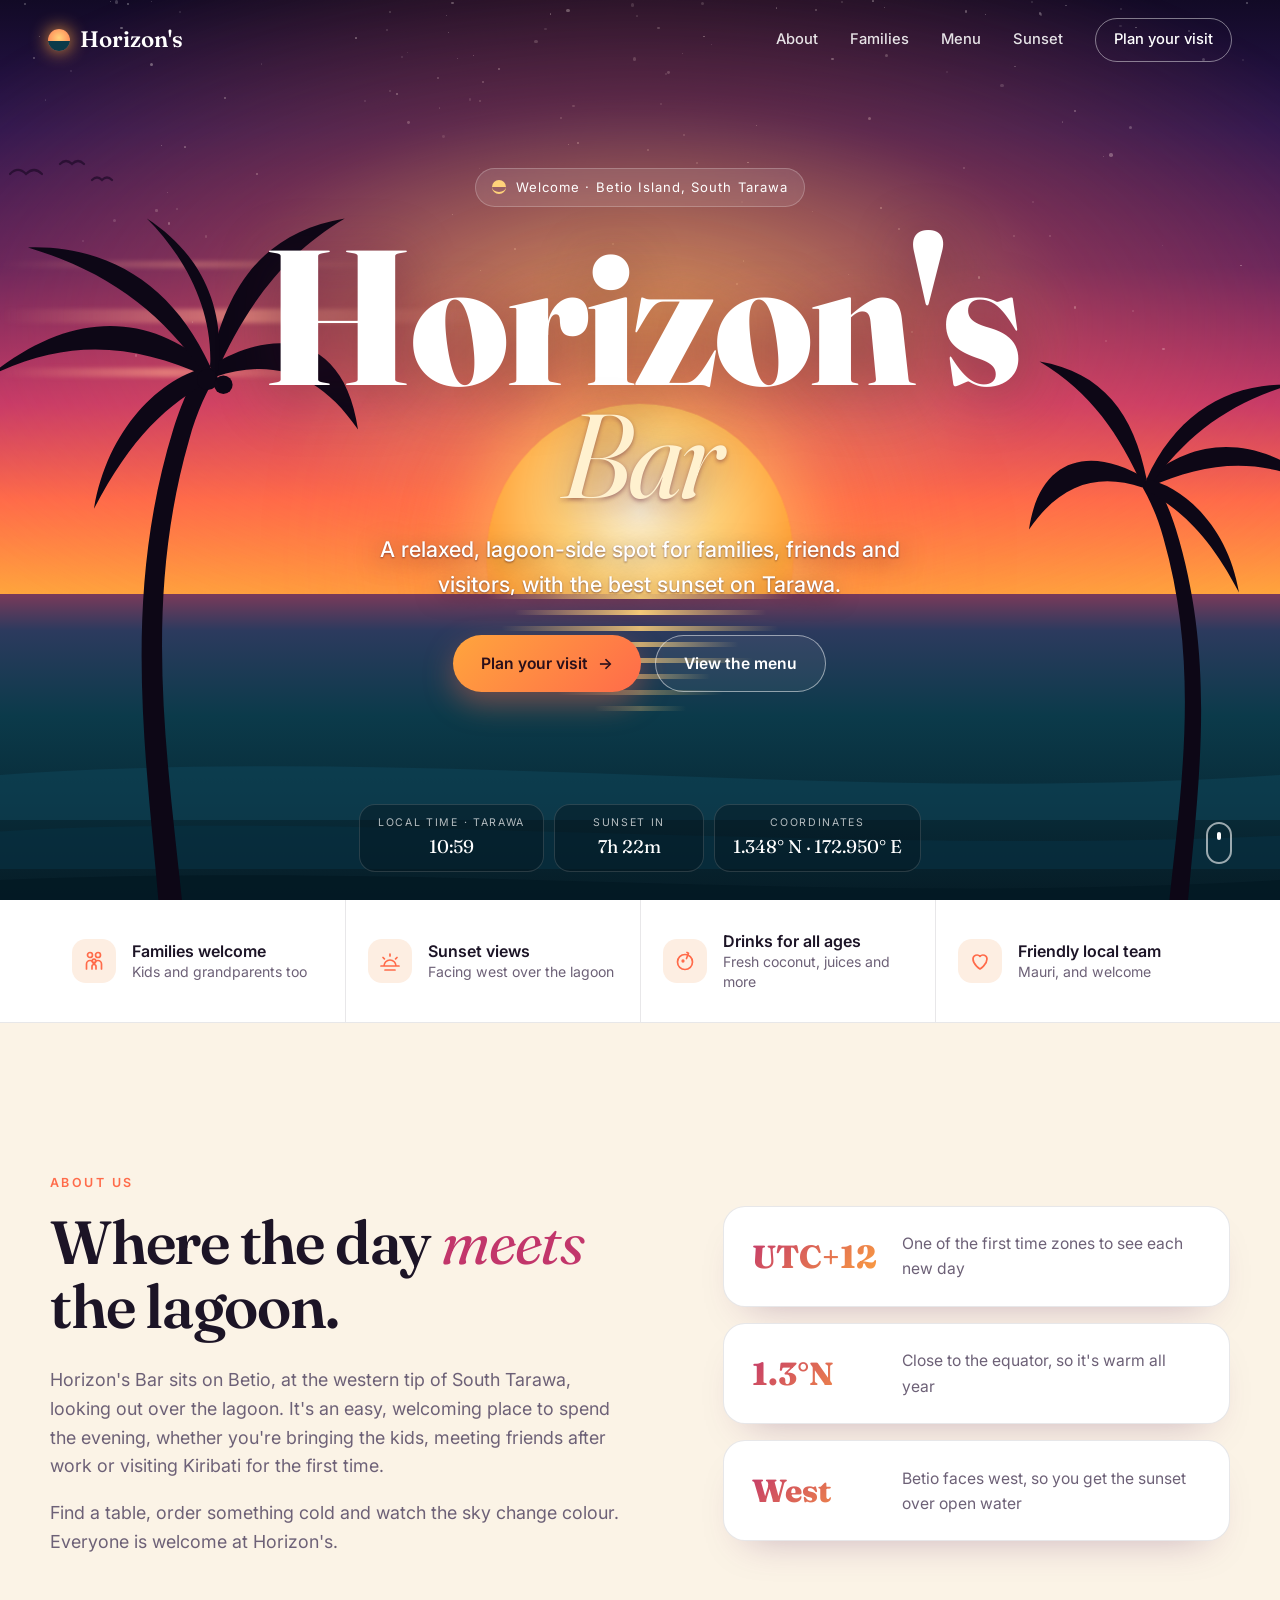
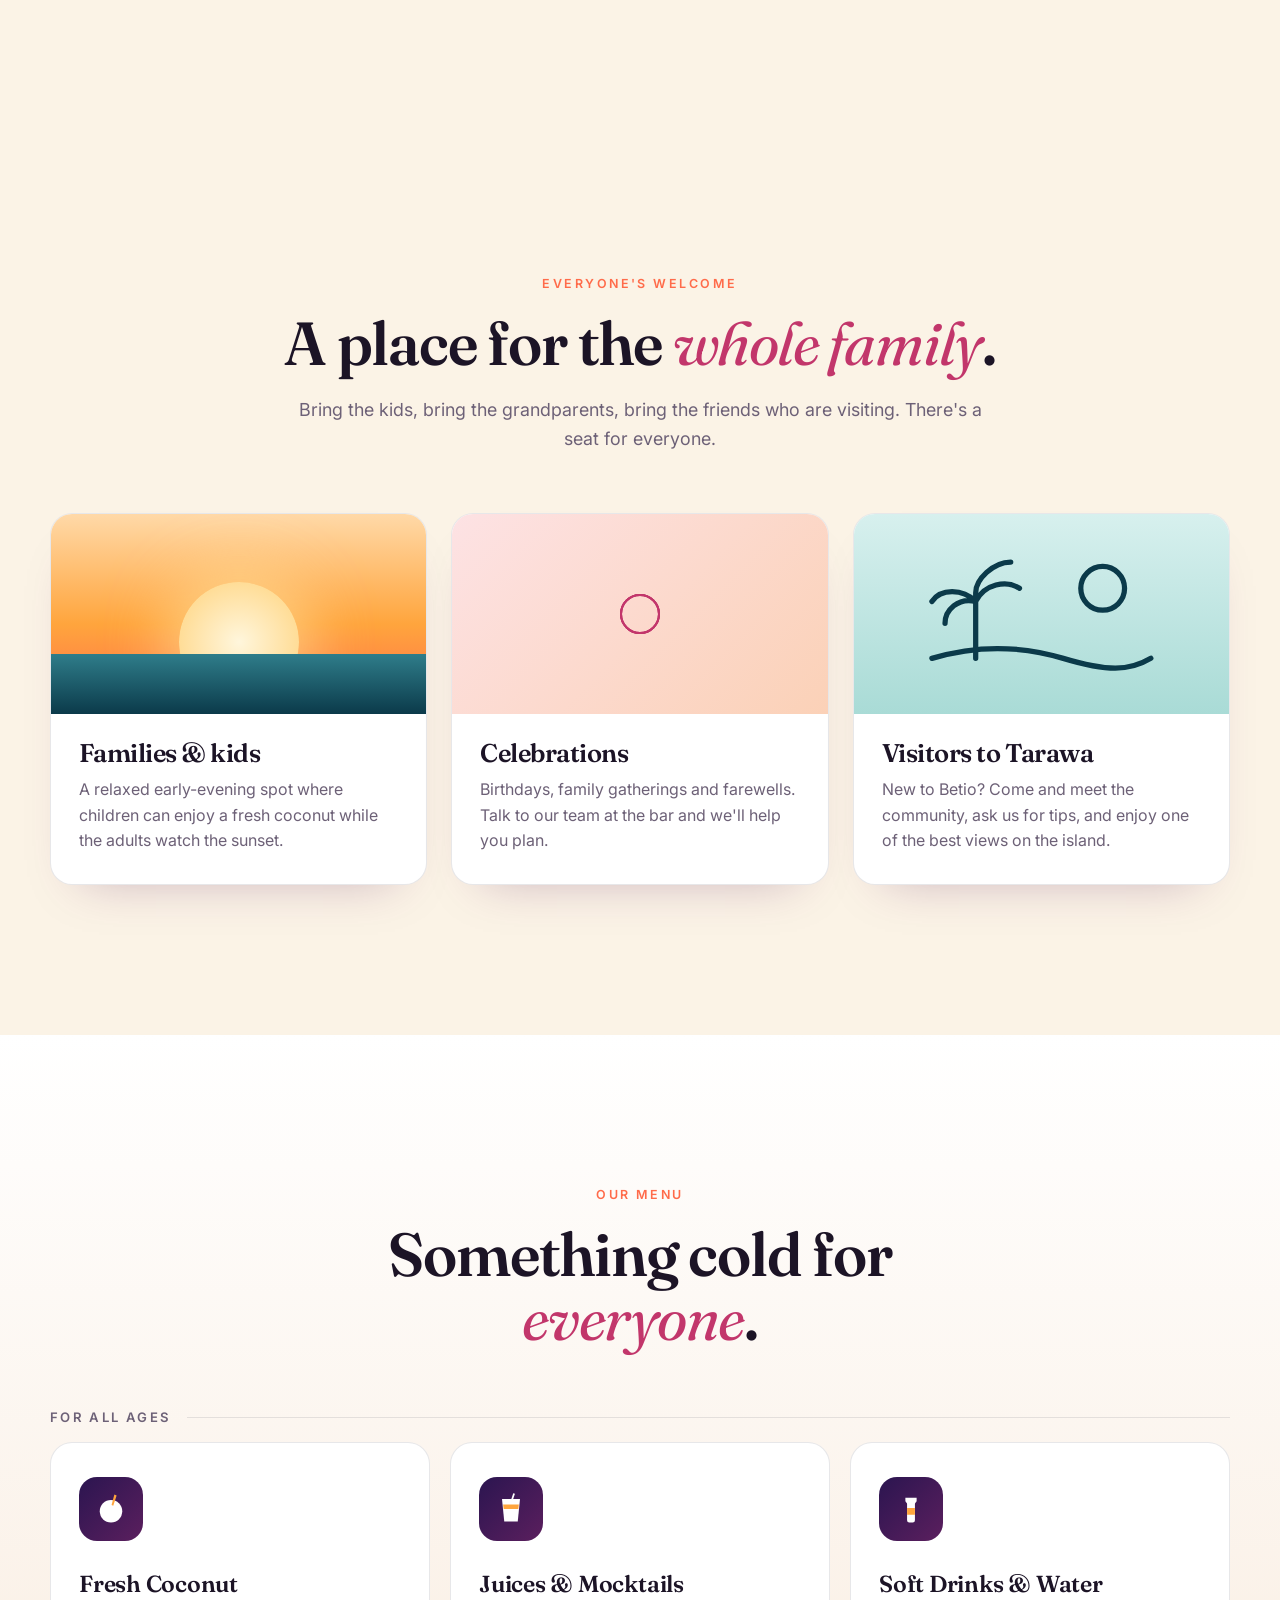
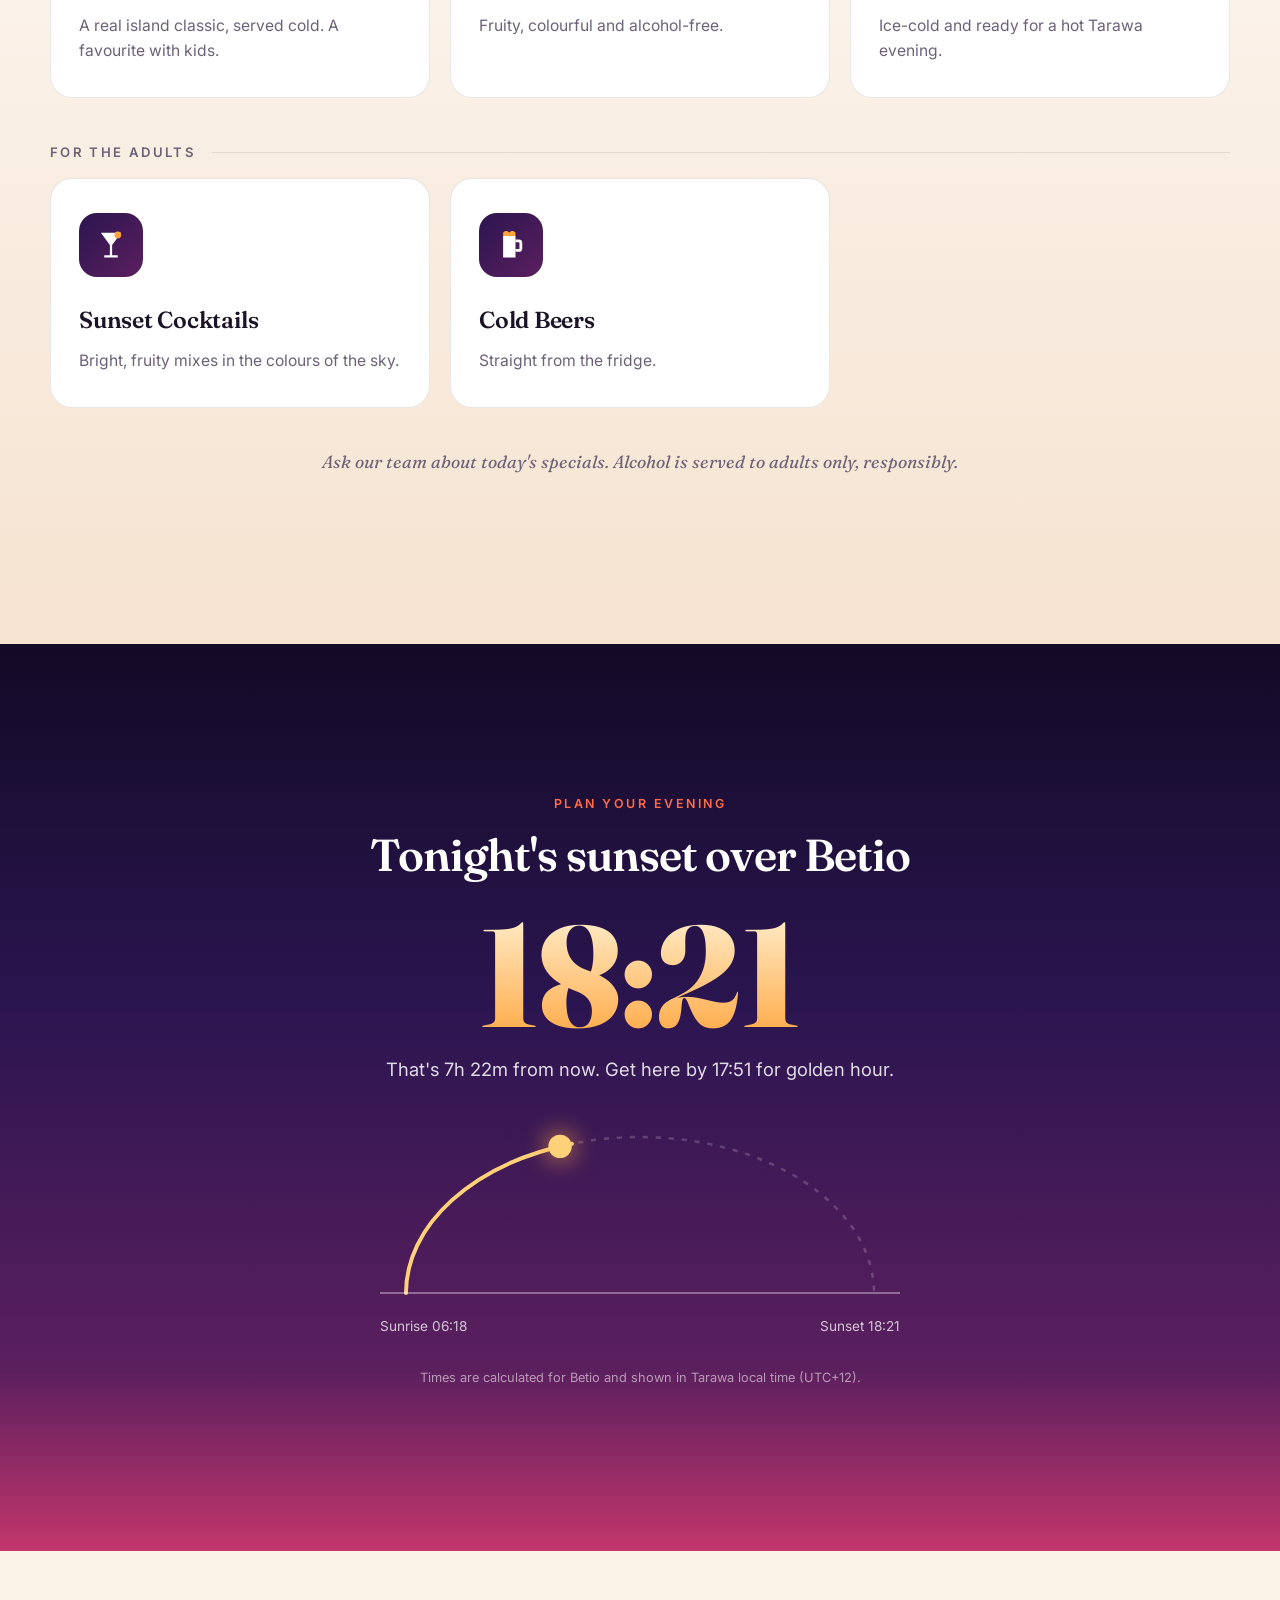
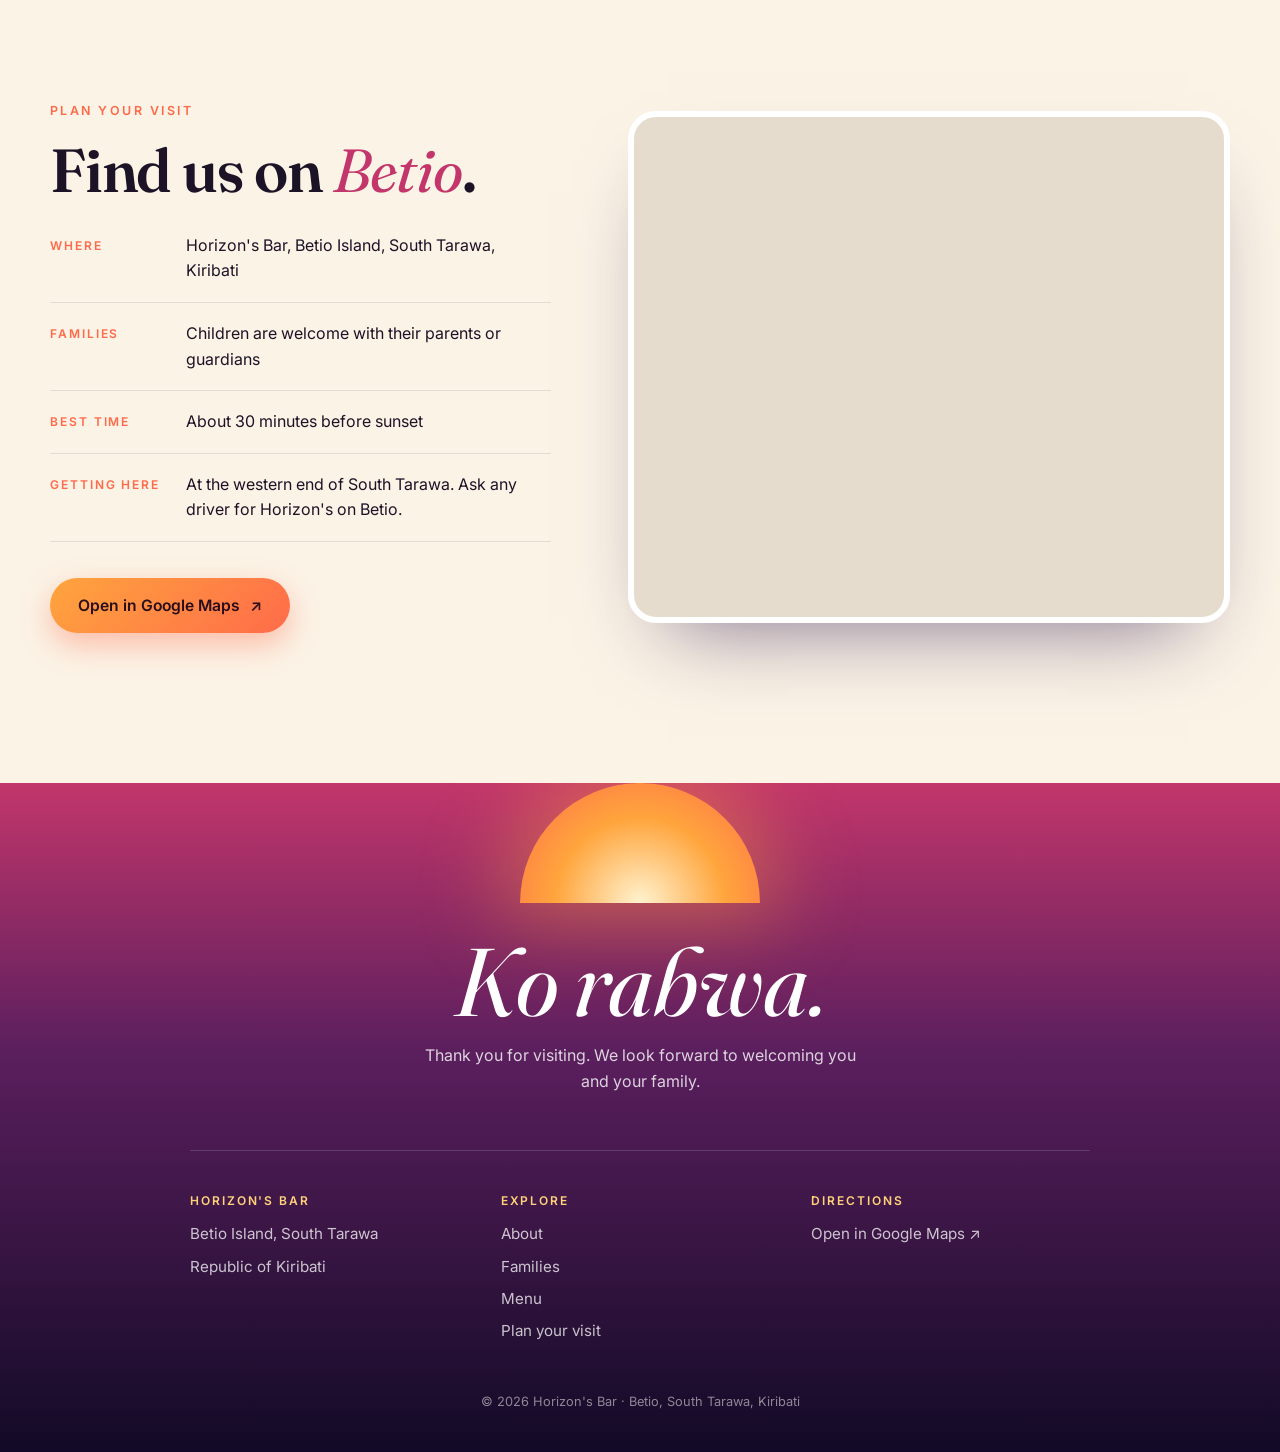
<file: index.html>
<!doctype html>
<html lang="en">
<head>
  <meta charset="utf-8" />
  <meta name="viewport" content="width=device-width, initial-scale=1" />
  <title>Horizon's Bar · Betio, South Tarawa</title>
  <meta name="description" content="Horizon's Bar on Betio Island, South Tarawa, Kiribati. A friendly lagoon-side spot for families, friends and visitors, with the best sunset on Tarawa." />
  <meta name="theme-color" content="#1a1033" />
  <meta property="og:title" content="Horizon's Bar · Betio, South Tarawa" />
  <meta property="og:description" content="A friendly lagoon-side spot for families, friends and visitors, with the best sunset on Tarawa." />
  <meta property="og:type" content="website" />
  <link rel="icon" href="data:image/svg+xml,%3Csvg xmlns='http://www.w3.org/2000/svg' viewBox='0 0 64 64'%3E%3Ccircle cx='32' cy='36' r='18' fill='%23ff8a3d'/%3E%3Crect y='36' width='64' height='28' fill='%230b3a4a'/%3E%3C/svg%3E" />
  <link rel="preconnect" href="https://fonts.googleapis.com" />
  <link rel="preconnect" href="https://fonts.gstatic.com" crossorigin />
  <link href="https://fonts.googleapis.com/css2?family=Fraunces:ital,opsz,wght@0,9..144,400;0,9..144,600;0,9..144,800;1,9..144,400;1,9..144,600&family=Inter:wght@400;500;600&display=swap" rel="stylesheet" />
  <link rel="stylesheet" href="styles.css" />
</head>
<body>
  <!-- ───────── NAV ───────── -->
  <header class="nav" id="nav">
    <a href="#top" class="brand" aria-label="Horizon's Bar home">
      <span class="brand-sun" aria-hidden="true"></span>
      Horizon's
    </a>
    <nav class="nav-links" aria-label="Main">
      <a href="#about">About</a>
      <a href="#welcome">Families</a>
      <a href="#menu">Menu</a>
      <a href="#sunset">Sunset</a>
      <a href="#visit" class="nav-cta">Plan your visit</a>
    </nav>
  </header>

  <main id="top">
    <!-- ───────── HERO ───────── -->
    <section class="hero" id="hero" aria-label="Horizon's Bar">
      <div class="sky" aria-hidden="true">
        <div class="stars" id="stars"></div>
        <div class="glow"></div>
        <div class="clouds">
          <span class="cloud c1"></span><span class="cloud c2"></span><span class="cloud c3"></span>
        </div>
        <div class="sun" id="sun"></div>
        <div class="birds">
          <svg viewBox="0 0 120 40"><path d="M10 20 q8 -8 16 0 q8 -8 16 0" /><path d="M60 10 q6 -6 12 0 q6 -6 12 0" /><path d="M92 26 q5 -5 10 0 q5 -5 10 0" /></svg>
        </div>
      </div>

      <div class="sea" aria-hidden="true">
        <div class="reflection" id="reflection">
          <span></span><span></span><span></span><span></span><span></span><span></span><span></span><span></span>
        </div>
        <svg class="wave w1" viewBox="0 0 1440 120" preserveAspectRatio="none"><path d="M0 60 C 240 20 480 100 720 60 S 1200 20 1440 60 V120 H0Z" /></svg>
        <svg class="wave w2" viewBox="0 0 1440 120" preserveAspectRatio="none"><path d="M0 70 C 200 40 520 110 760 70 S 1240 40 1440 70 V120 H0Z" /></svg>
        <svg class="wave w3" viewBox="0 0 1440 120" preserveAspectRatio="none"><path d="M0 80 C 260 55 460 115 720 80 S 1180 50 1440 80 V120 H0Z" /></svg>
      </div>

      <!-- Palm silhouettes -->
      <svg class="palm palm-left" viewBox="0 0 300 600" aria-hidden="true">
        <path class="trunk" d="M150 600 C 140 480 120 360 160 230 C 168 205 176 190 182 180 L 194 186 C 186 200 178 216 172 238 C 136 364 156 480 168 600 Z" />
        <g class="fronds">
          <path d="M188 182 C 140 140 80 140 20 190 C 80 160 130 165 186 190 Z" />
          <path d="M188 182 C 160 120 110 90 50 92 C 110 110 150 140 184 188 Z" />
          <path d="M188 182 C 200 120 230 80 290 70 C 240 100 214 140 192 188 Z" />
          <path d="M188 182 C 240 150 290 160 300 230 C 270 186 234 176 192 190 Z" />
          <path d="M188 182 C 190 140 170 100 140 70 C 180 96 200 136 194 186 Z" />
          <path d="M188 182 C 150 190 110 230 100 290 C 128 236 156 210 190 192 Z" />
        </g>
        <circle cx="186" cy="192" r="8" /><circle cx="198" cy="196" r="7" />
      </svg>
      <svg class="palm palm-right" viewBox="0 0 300 600" aria-hidden="true">
        <path class="trunk" d="M150 600 C 140 480 120 360 160 230 C 168 205 176 190 182 180 L 194 186 C 186 200 178 216 172 238 C 136 364 156 480 168 600 Z" />
        <g class="fronds">
          <path d="M188 182 C 140 140 80 140 20 190 C 80 160 130 165 186 190 Z" />
          <path d="M188 182 C 160 120 110 90 50 92 C 110 110 150 140 184 188 Z" />
          <path d="M188 182 C 200 120 230 80 290 70 C 240 100 214 140 192 188 Z" />
          <path d="M188 182 C 240 150 290 160 300 230 C 270 186 234 176 192 190 Z" />
          <path d="M188 182 C 150 190 110 230 100 290 C 128 236 156 210 190 192 Z" />
        </g>
      </svg>

      <div class="hero-content">
        <p class="eyebrow reveal-up" style="--d:.1s">
          <span class="eyebrow-sun" aria-hidden="true"></span> Welcome · Betio Island, South Tarawa
        </p>
        <h1 class="hero-title">
          <span class="line reveal-up" style="--d:.25s">Horizon's</span>
          <span class="line script reveal-up" style="--d:.45s">Bar</span>
        </h1>
        <p class="hero-tag reveal-up" style="--d:.65s">
          A relaxed, lagoon-side spot for families, friends and visitors, with the best sunset on Tarawa.
        </p>
        <div class="hero-actions reveal-up" style="--d:.85s">
          <a href="#visit" class="btn btn-primary">Plan your visit <span aria-hidden="true">→</span></a>
          <a href="#menu" class="btn btn-ghost">View the menu</a>
        </div>
      </div>

      <div class="hero-badges reveal-up" style="--d:1.05s">
        <div class="badge">
          <span class="badge-label">Local time · Tarawa</span>
          <span class="badge-value" id="localTime">--:--</span>
        </div>
        <div class="badge">
          <span class="badge-label" id="sunsetLabel">Next sunset</span>
          <span class="badge-value" id="sunsetCountdown">--</span>
        </div>
        <div class="badge hide-sm">
          <span class="badge-label">Coordinates</span>
          <span class="badge-value">1.348° N · 172.950° E</span>
        </div>
      </div>

      <a href="#about" class="scroll-cue" aria-label="Scroll to content"><span></span></a>
    </section>

    <!-- ───────── HIGHLIGHTS ───────── -->
    <section class="highlights" aria-label="Highlights">
      <div class="container highlight-row">
        <div class="hl">
          <svg viewBox="0 0 24 24" aria-hidden="true"><circle cx="8" cy="6" r="2.5"/><circle cx="16" cy="6" r="2.5"/><circle cx="12" cy="12" r="1.8"/><path d="M4.5 20v-5a3.5 3.5 0 0 1 7 0M12.5 15a3.5 3.5 0 0 1 7 0v5M10 20v-2.5a2 2 0 0 1 4 0V20"/></svg>
          <span><b>Families welcome</b>Kids and grandparents too</span>
        </div>
        <div class="hl">
          <svg viewBox="0 0 24 24" aria-hidden="true"><path d="M3 17h18M6 17a6 6 0 0 1 12 0M12 5v2M5 8.5l1.4 1.4M19 8.5l-1.4 1.4M7 21h10"/></svg>
          <span><b>Sunset views</b>Facing west over the lagoon</span>
        </div>
        <div class="hl">
          <svg viewBox="0 0 24 24" aria-hidden="true"><circle cx="12" cy="13" r="7.5"/><path d="M14 3.5l1.5.8-2 5.2"/><circle cx="10" cy="12" r=".8"/></svg>
          <span><b>Drinks for all ages</b>Fresh coconut, juices and more</span>
        </div>
        <div class="hl">
          <svg viewBox="0 0 24 24" aria-hidden="true"><path d="M12 20s-7-4.4-7-10a4 4 0 0 1 7-2.6A4 4 0 0 1 19 10c0 5.6-7 10-7 10Z"/></svg>
          <span><b>Friendly local team</b>Mauri, and welcome</span>
        </div>
      </div>
    </section>

    <!-- ───────── ABOUT ───────── -->
    <section class="section about" id="about">
      <div class="container about-grid">
        <div class="about-copy reveal">
          <p class="kicker">About us</p>
          <h2>Where the day <em>meets</em> the lagoon.</h2>
          <p>
            Horizon's Bar sits on Betio, at the western tip of South Tarawa, looking out over the lagoon.
            It's an easy, welcoming place to spend the evening, whether you're bringing the kids,
            meeting friends after work or visiting Kiribati for the first time.
          </p>
          <p>
            Find a table, order something cold and watch the sky change colour. Everyone is welcome at Horizon's.
          </p>
        </div>
        <div class="stat-cards">
          <div class="stat reveal" style="--d:.05s">
            <span class="stat-num">UTC+12</span>
            <span class="stat-text">One of the first time zones to see each new day</span>
          </div>
          <div class="stat reveal" style="--d:.15s">
            <span class="stat-num">1.3°N</span>
            <span class="stat-text">Close to the equator, so it's warm all year</span>
          </div>
          <div class="stat reveal" style="--d:.25s">
            <span class="stat-num">West</span>
            <span class="stat-text">Betio faces west, so you get the sunset over open water</span>
          </div>
        </div>
      </div>
    </section>

    <!-- ───────── WELCOME ───────── -->
    <section class="section welcome" id="welcome">
      <div class="container">
        <div class="section-head reveal">
          <p class="kicker">Everyone's welcome</p>
          <h2>A place for the <em>whole family</em>.</h2>
          <p class="section-lead">Bring the kids, bring the grandparents, bring the friends who are visiting. There's a seat for everyone.</p>
        </div>
        <div class="welcome-grid">
          <article class="wcard reveal" style="--d:.05s">
            <div class="wart art-family" aria-hidden="true"><span class="vs-sun"></span><span class="vs-sea"></span></div>
            <div class="wbody">
              <h3>Families &amp; kids</h3>
              <p>A relaxed early-evening spot where children can enjoy a fresh coconut while the adults watch the sunset.</p>
            </div>
          </article>
          <article class="wcard reveal" style="--d:.15s">
            <div class="wart art-cheers" aria-hidden="true"><span class="ring r1"></span><span class="ring r2"></span><span class="ring r3"></span></div>
            <div class="wbody">
              <h3>Celebrations</h3>
              <p>Birthdays, family gatherings and farewells. Talk to our team at the bar and we'll help you plan.</p>
            </div>
          </article>
          <article class="wcard reveal" style="--d:.25s">
            <div class="wart art-visit" aria-hidden="true">
              <svg viewBox="0 0 120 80"><path d="M10 60c20-6 40-6 60 0s30 6 40 0" /><path d="M30 60V30c0-6 8-14 16-14M30 34c-6-6-16-6-20 0M30 34c4-8 14-10 20-6M30 34c-8-2-14 4-14 10" /><circle cx="88" cy="28" r="10" /></svg>
            </div>
            <div class="wbody">
              <h3>Visitors to Tarawa</h3>
              <p>New to Betio? Come and meet the community, ask us for tips, and enjoy one of the best views on the island.</p>
            </div>
          </article>
        </div>
      </div>
    </section>

    <!-- ───────── MENU ───────── -->
    <section class="section menu" id="menu">
      <div class="container">
        <div class="section-head reveal">
          <p class="kicker">Our menu</p>
          <h2>Something cold for <em>everyone</em>.</h2>
        </div>

        <h3 class="menu-group reveal">For all ages</h3>
        <div class="drink-grid">
          <article class="drink reveal" style="--d:.05s">
            <div class="drink-icon" aria-hidden="true">
              <svg viewBox="0 0 64 64"><circle cx="32" cy="36" r="20"/><path class="accent" d="M38 6l4 2-6 18-3-1Z"/></svg>
            </div>
            <h4>Fresh Coconut</h4>
            <p>A real island classic, served cold. A favourite with kids.</p>
          </article>
          <article class="drink reveal" style="--d:.15s">
            <div class="drink-icon" aria-hidden="true">
              <svg viewBox="0 0 64 64"><path d="M16 14h32l-4 40H20Z"/><path class="accent" d="M18 24h28l-1 8H19Z"/><path d="M36 4l3 1-4 12-3-1Z"/></svg>
            </div>
            <h4>Juices &amp; Mocktails</h4>
            <p>Fruity, colourful and alcohol-free.</p>
          </article>
          <article class="drink reveal" style="--d:.25s">
            <div class="drink-icon" aria-hidden="true">
              <svg viewBox="0 0 64 64"><path d="M22 12h20v6l-3 4v30a4 4 0 0 1-4 4h-6a4 4 0 0 1-4-4V22l-3-4Z"/><path class="accent" d="M25 30h14v12H25Z"/></svg>
            </div>
            <h4>Soft Drinks &amp; Water</h4>
            <p>Ice-cold and ready for a hot Tarawa evening.</p>
          </article>
        </div>

        <h3 class="menu-group reveal">For the adults</h3>
        <div class="drink-grid two">
          <article class="drink reveal" style="--d:.05s">
            <div class="drink-icon" aria-hidden="true">
              <svg viewBox="0 0 64 64"><path d="M14 10h36L34 32v18h10v4H20v-4h10V32Z"/><circle cx="44" cy="14" r="6" class="accent"/></svg>
            </div>
            <h4>Sunset Cocktails</h4>
            <p>Bright, fruity mixes in the colours of the sky.</p>
          </article>
          <article class="drink reveal" style="--d:.15s">
            <div class="drink-icon" aria-hidden="true">
              <svg viewBox="0 0 64 64"><path d="M18 16h22v38H18Z"/><path d="M40 22h6a6 6 0 0 1 6 6v10a6 6 0 0 1-6 6h-6v-5h6a1 1 0 0 0 1-1V28a1 1 0 0 0-1-1h-6Z"/><path class="accent" d="M18 10c3-4 8-4 11 0 3-4 8-4 11 0v6H18Z"/></svg>
            </div>
            <h4>Cold Beers</h4>
            <p>Straight from the fridge.</p>
          </article>
        </div>
        <p class="note reveal">Ask our team about today's specials. Alcohol is served to adults only, responsibly.</p>
      </div>
    </section>

    <!-- ───────── SUNSET WIDGET ───────── -->
    <section class="section sunset" id="sunset">
      <div class="container sunset-inner reveal">
        <p class="kicker">Plan your evening</p>
        <h2>Tonight's sunset over Betio</h2>
        <div class="sunset-time" id="sunsetBig">--:--</div>
        <p class="sunset-sub" id="sunsetSub">Calculating…</p>
        <div class="sun-arc" aria-hidden="true">
          <svg viewBox="0 0 400 140">
            <path d="M20 130 A 180 120 0 0 1 380 130" class="arc-track" />
            <path d="M20 130 A 180 120 0 0 1 380 130" class="arc-fill" id="arcFill" />
            <circle r="9" class="arc-sun" id="arcSun" cx="20" cy="130" />
            <line x1="0" y1="130" x2="400" y2="130" class="arc-horizon" />
          </svg>
          <div class="arc-labels"><span id="sunriseLbl">Sunrise --:--</span><span id="sunsetLbl">Sunset --:--</span></div>
        </div>
        <p class="sunset-fine">Times are calculated for Betio and shown in Tarawa local time (UTC+12).</p>
      </div>
    </section>

    <!-- ───────── VISIT ───────── -->
    <section class="section visit" id="visit">
      <div class="container visit-grid">
        <div class="visit-copy reveal">
          <p class="kicker">Plan your visit</p>
          <h2>Find us on <em>Betio</em>.</h2>
          <ul class="visit-list">
            <li>
              <span class="vl-label">Where</span>
              <span>Horizon's Bar, Betio Island, South Tarawa, Kiribati</span>
            </li>
            <li>
              <span class="vl-label">Families</span>
              <span>Children are welcome with their parents or guardians</span>
            </li>
            <li>
              <span class="vl-label">Best time</span>
              <span>About 30 minutes before sunset</span>
            </li>
            <li>
              <span class="vl-label">Getting here</span>
              <span>At the western end of South Tarawa. Ask any driver for Horizon's on Betio.</span>
            </li>
          </ul>
          <a class="btn btn-primary" target="_blank" rel="noopener"
             href="https://www.google.com/maps/place/Horizon's+Bar,+Betio+Island,+South+Tarawa,+Kiribati/@1.3481365,172.9500475,18z">
            Open in Google Maps <span aria-hidden="true">↗</span>
          </a>
        </div>
        <div class="map-wrap reveal" style="--d:.15s">
          <iframe
            title="Map showing Horizon's Bar on Betio Island"
            src="https://www.google.com/maps?q=1.3481365,172.9500475&z=17&output=embed"
            loading="lazy" referrerpolicy="no-referrer-when-downgrade" allowfullscreen></iframe>
        </div>
      </div>
    </section>
  </main>

  <!-- ───────── FOOTER ───────── -->
  <footer class="footer">
    <div class="footer-sun" aria-hidden="true"></div>
    <p class="footer-big">Ko rabwa.</p>
    <p class="footer-sub">Thank you for visiting. We look forward to welcoming you and your family.</p>
    <div class="footer-cols">
      <div>
        <span class="fc-title">Horizon's Bar</span>
        <span>Betio Island, South Tarawa</span>
        <span>Republic of Kiribati</span>
      </div>
      <nav aria-label="Footer">
        <span class="fc-title">Explore</span>
        <a href="#about">About</a>
        <a href="#welcome">Families</a>
        <a href="#menu">Menu</a>
        <a href="#visit">Plan your visit</a>
      </nav>
      <div>
        <span class="fc-title">Directions</span>
        <a target="_blank" rel="noopener" href="https://www.google.com/maps/place/Horizon's+Bar,+Betio+Island,+South+Tarawa,+Kiribati/@1.3481365,172.9500475,18z">Open in Google Maps ↗</a>
      </div>
    </div>
    <p class="footer-fine">© <span id="year"></span> Horizon's Bar · Betio, South Tarawa, Kiribati</p>
  </footer>

  <script src="main.js"></script>
</body>
</html>
</file>
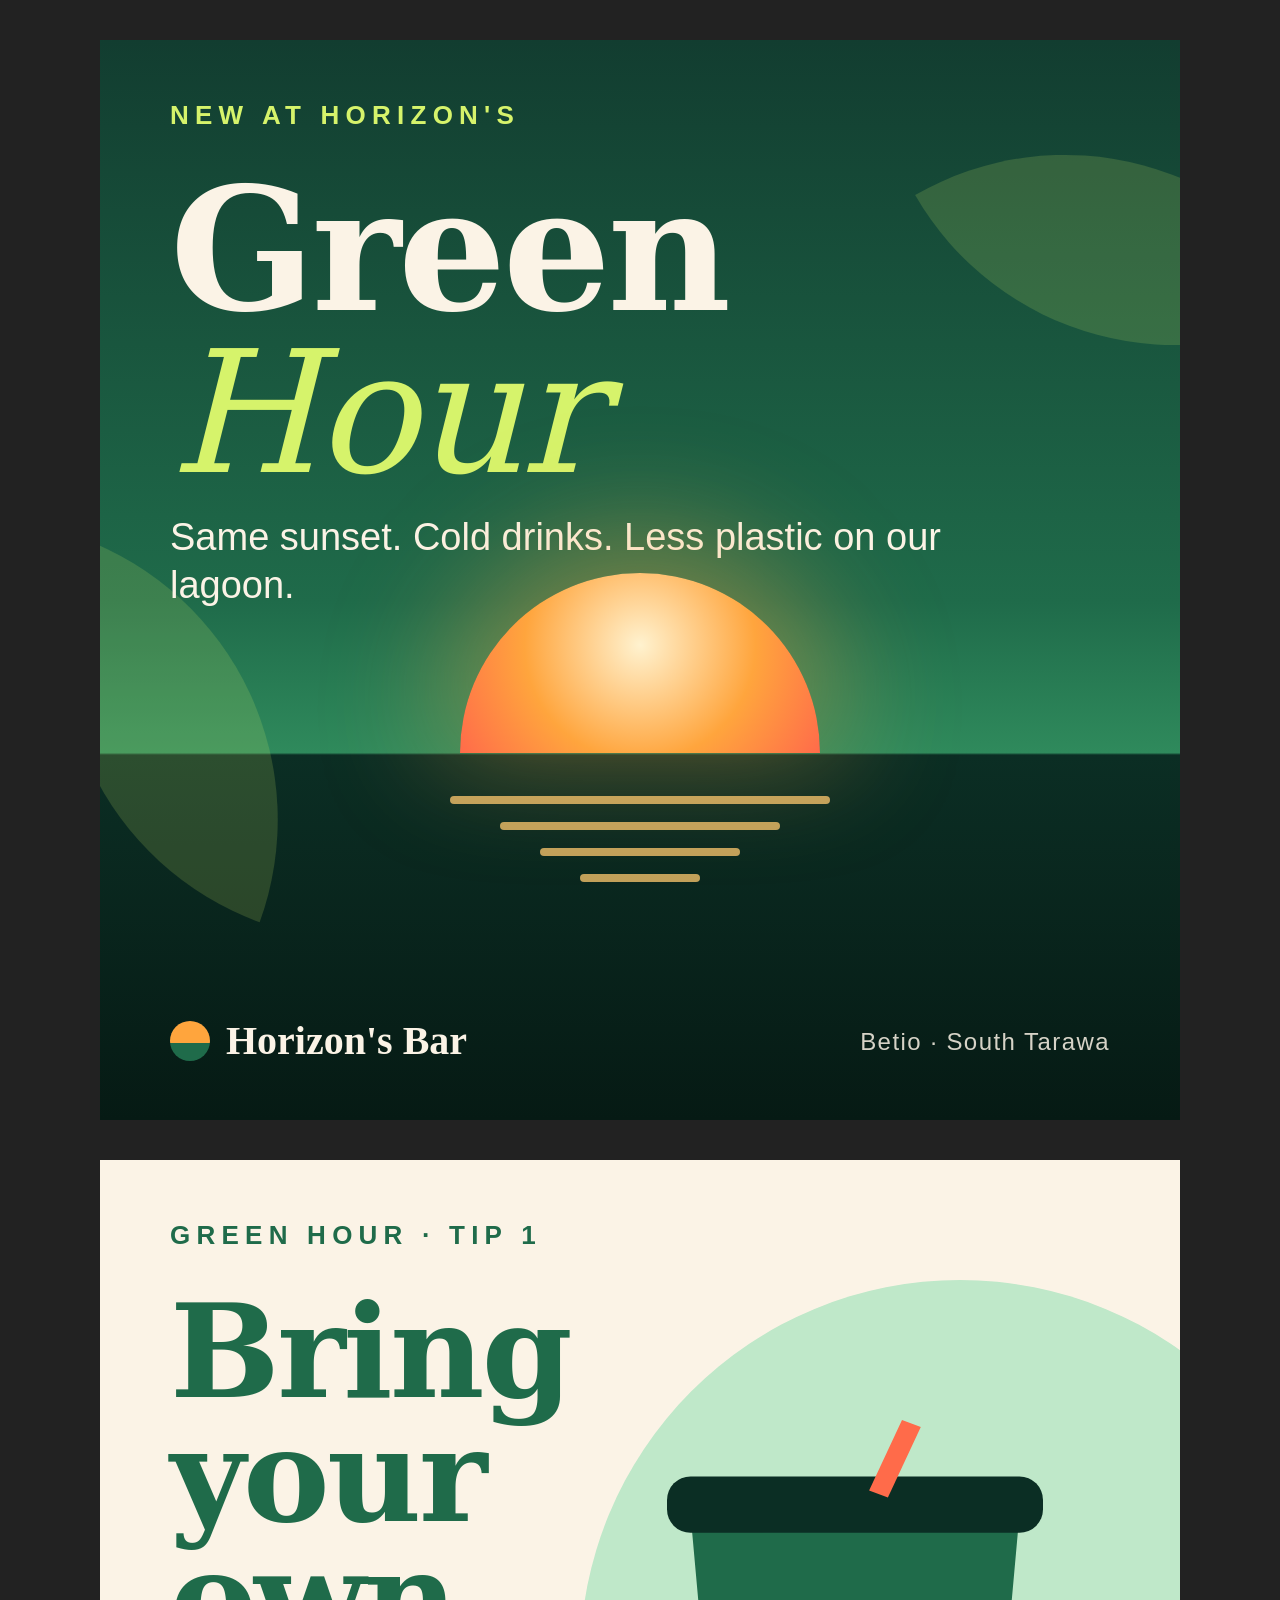
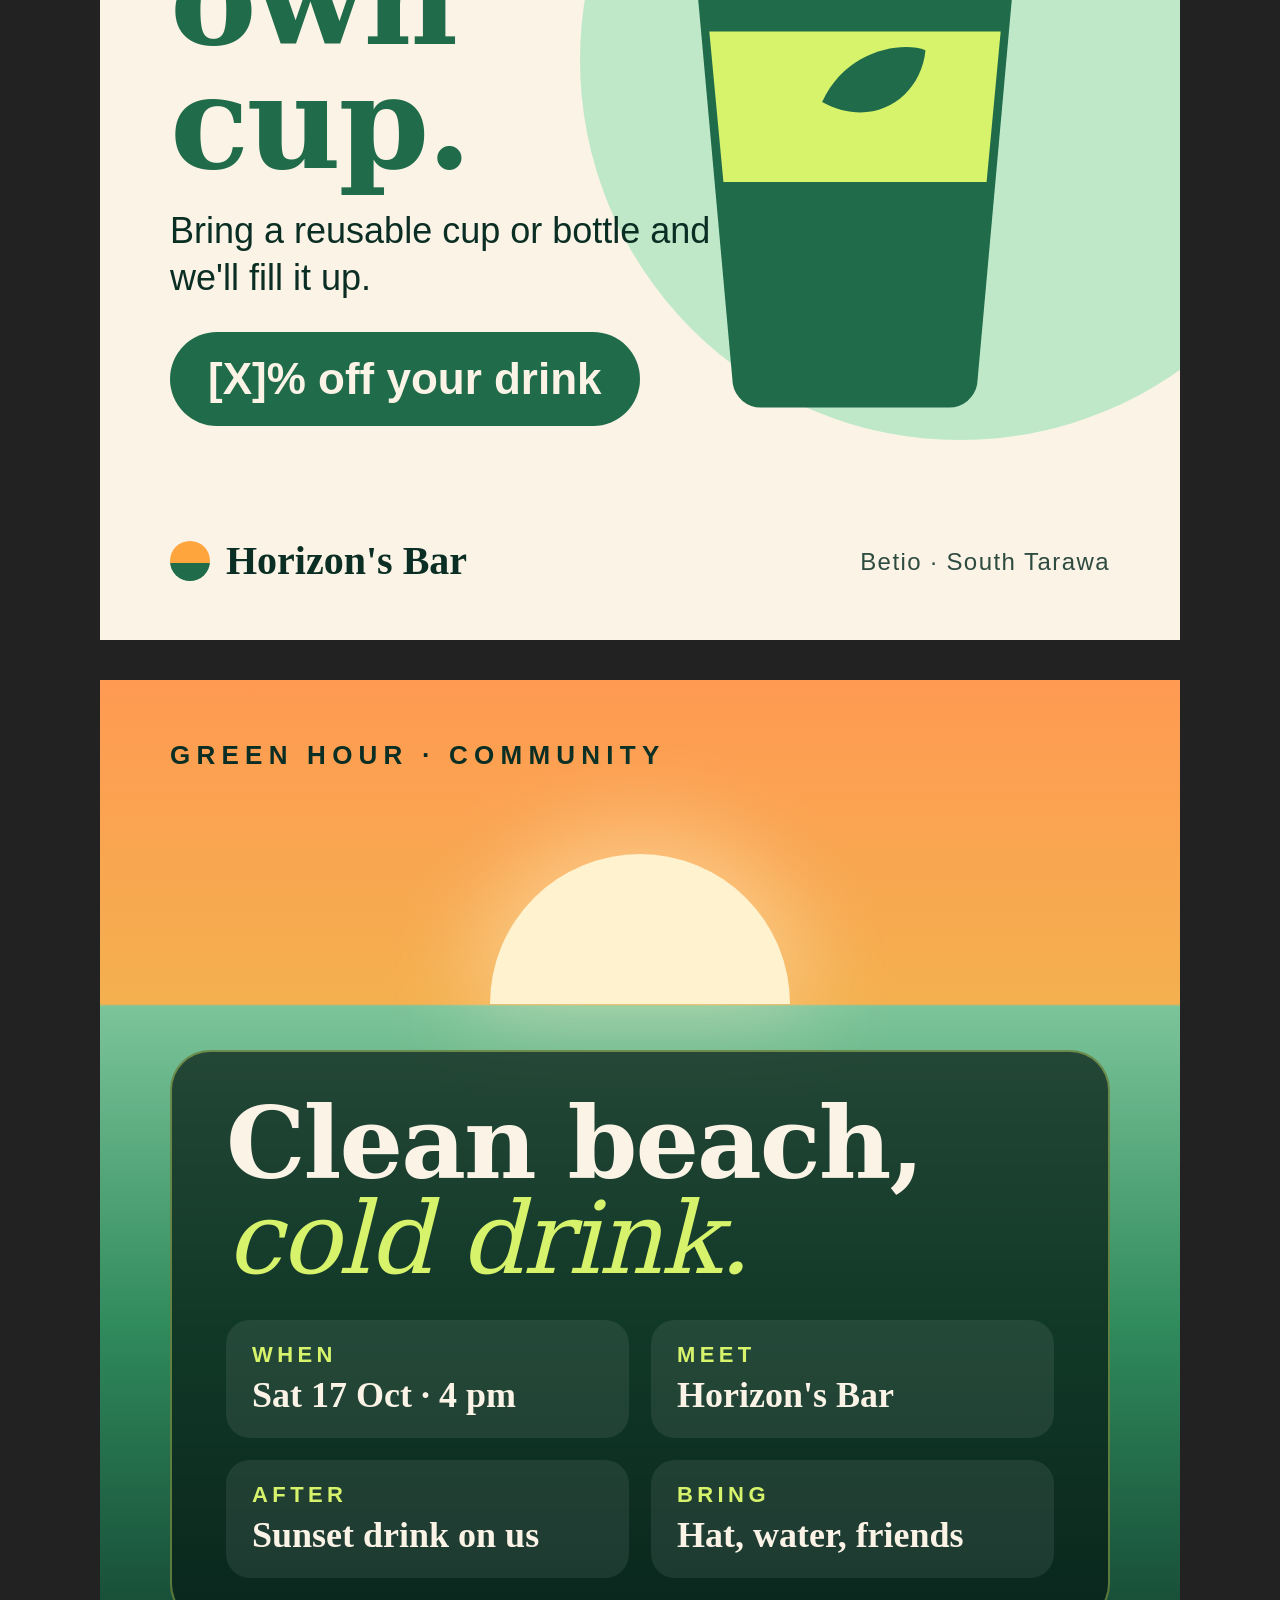
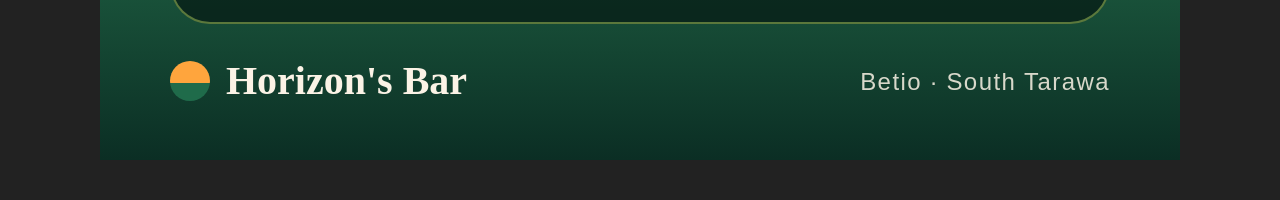
<file: marketing/graphics/posts.html>
<!doctype html>
<html lang="en"><head><meta charset="utf-8"><title>Green Hour posts</title>
<style>
  :root { --leaf:#1f6b4a; --deep:#0b2e24; --mint:#bfe8c9; --lime:#d6f36b; --sun:#ffa53d; --coral:#ff6b4a; --cream:#fbf3e6; }
  body { margin:0; background:#222; display:grid; gap:40px; padding:40px; justify-content:center; }
  .post { width:1080px; height:1080px; position:relative; overflow:hidden; color:var(--cream);
    font-family:"Liberation Sans", Arial, sans-serif; }
  h1, h2 { font-family:"Bitstream Charter","DejaVu Serif",Georgia,serif; margin:0; line-height:.95; letter-spacing:-.02em; }
  .tag { position:absolute; top:60px; left:70px; font-size:26px; letter-spacing:.24em; text-transform:uppercase; font-weight:700; color:var(--lime); }
  .brand { position:absolute; bottom:56px; left:70px; display:flex; align-items:center; gap:16px; font-family:"Bitstream Charter",serif; font-size:40px; font-weight:700; }
  .brand i { width:40px; height:40px; border-radius:50%; background:linear-gradient(var(--sun) 55%, var(--leaf) 55%); display:block; }
  .where { position:absolute; bottom:64px; right:70px; font-size:24px; opacity:.85; letter-spacing:.06em; }

  /* 1 — Green Hour launch */
  .p1 { background:linear-gradient(180deg,#123d30 0%, var(--leaf) 52%, #2f8a5c 66%, var(--deep) 66.2%, #061a14 100%); }
  .p1 .sun { position:absolute; left:50%; top:66%; width:360px; height:180px; margin-left:-180px; margin-top:-180px; border-radius:180px 180px 0 0;
    background:radial-gradient(circle at 50% 40%, #fff2cf, var(--sun) 55%, var(--coral)); box-shadow:0 -20px 120px 20px rgba(255,170,70,.4); }
  .p1 .leaf { position:absolute; width:300px; height:300px; border-radius:0 100% 0 100%; background:var(--lime); opacity:.16; }
  .p1 .content { position:absolute; top:130px; left:70px; right:70px; }
  .p1 h1 { font-size:170px; }
  .p1 h1 em { color:var(--lime); font-style:italic; font-weight:400; }
  .p1 p { font-size:38px; margin:20px 0 0; max-width:820px; line-height:1.25; }
  .p1 .ref { position:absolute; left:50%; top:70%; transform:translateX(-50%); }
  .p1 .ref span { display:block; height:8px; margin:0 auto 18px; border-radius:8px; background:rgba(255,200,110,.75); }

  /* 2 — Bring your own cup */
  .p2 { background:var(--cream); color:var(--deep); }
  .p2 .blob { position:absolute; right:-160px; top:120px; width:760px; height:760px; border-radius:50%; background:var(--mint); }
  .p2 .tag { color:var(--leaf); }
  .p2 .content { position:absolute; top:130px; left:70px; width:560px; }
  .p2 h1 { font-size:130px; color:var(--leaf); }
  .p2 p { font-size:36px; line-height:1.3; margin:24px 0 0; }
  .p2 .offer { display:inline-block; margin-top:30px; background:var(--leaf); color:var(--cream); font-size:44px; font-weight:700; padding:22px 38px; border-radius:99px; }
  .p2 svg { position:absolute; right:90px; top:260px; width:470px; }
  .p2 .brand { color:var(--deep); }
  .p2 .where { color:var(--deep); }

  /* 3 — Beach clean-up */
  .p3 { background:linear-gradient(180deg, #ff9a52 0%, #f4b04f 30%, #7cc49a 30.2%, #2f8a5c 60%, var(--deep) 100%); }
  .p3 .sun { position:absolute; left:50%; top:30%; width:300px; height:150px; margin:-150px 0 0 -150px; border-radius:150px 150px 0 0; background:#fff2cf; box-shadow:0 -10px 90px 20px rgba(255,240,200,.45); }
  .p3 .card { position:absolute; left:70px; right:70px; top:370px; background:rgba(6,26,20,.72); border:2px solid rgba(214,243,107,.4); border-radius:40px; padding:44px 54px; }
  .p3 h1 { font-size:100px; }
  .p3 h1 em { color:var(--lime); font-style:italic; font-weight:400; }
  .p3 .row { display:flex; gap:22px; margin-top:22px; }
  .p3 .row:first-of-type { margin-top:34px; }
  .p3 .row div { flex:1; background:rgba(255,255,255,.08); border-radius:24px; padding:22px 26px; }
  .p3 .row b { display:block; font-size:22px; letter-spacing:.2em; text-transform:uppercase; color:var(--lime); margin-bottom:6px; }
  .p3 .row span { font-size:36px; font-family:"Bitstream Charter",serif; font-weight:700; }
  .p3 .tag { color:var(--deep); }
</style></head><body>

<section class="post p1" id="post1">
  <div class="leaf" style="left:-80px;bottom:240px;transform:rotate(20deg)"></div>
  <div class="leaf" style="right:-90px;top:60px;transform:rotate(-30deg)"></div>
  <div class="tag">New at Horizon's</div>
  <div class="content">
    <h1>Green <em>Hour</em></h1>
    <p>Same sunset. Cold drinks. Less plastic on our lagoon.</p>
  </div>
  <div class="sun"></div>
  <div class="ref"><span style="width:380px"></span><span style="width:280px"></span><span style="width:200px"></span><span style="width:120px"></span></div>
  <div class="brand"><i></i>Horizon's Bar</div>
  <div class="where">Betio · South Tarawa</div>
</section>

<section class="post p2" id="post2">
  <div class="blob"></div>
  <div class="tag">Green Hour · Tip 1</div>
  <div class="content">
    <h1>Bring your own cup.</h1>
    <p>Bring a reusable cup or bottle and we'll fill it up.</p>
    <div class="offer">[X]% off your drink</div>
  </div>
  <svg viewBox="0 0 200 260" aria-hidden="true">
    <path d="M30 40h140l-18 200a12 12 0 0 1-12 10H60a12 12 0 0 1-12-10Z" fill="#1f6b4a"/>
    <path d="M38 90h124l-6 64H44Z" fill="#d6f36b"/>
    <rect x="20" y="24" width="160" height="24" rx="10" fill="#0b2e24"/>
    <path d="M120 0l8 3-14 30-8-3Z" fill="#ff6b4a"/>
    <path d="M86 120c10-22 34-26 44-22-2 20-22 34-44 22Z" fill="#1f6b4a"/>
  </svg>
  <div class="brand"><i></i>Horizon's Bar</div>
  <div class="where">Betio · South Tarawa</div>
</section>

<section class="post p3" id="post3">
  <div class="tag">Green Hour · Community</div>
  <div class="sun"></div>
  <div class="card">
    <h1>Clean beach,<br><em>cold drink.</em></h1>
    <div class="row">
      <div><b>When</b><span>Sat 17 Oct · 4 pm</span></div>
      <div><b>Meet</b><span>Horizon's Bar</span></div>
    </div>
    <div class="row">
      <div><b>After</b><span>Sunset drink on us</span></div>
      <div><b>Bring</b><span>Hat, water, friends</span></div>
    </div>
  </div>
  <div class="brand"><i></i>Horizon's Bar</div>
  <div class="where">Betio · South Tarawa</div>
</section>
</body></html>
</file>
<file: styles.css>
/* ─────────────────────────────────────────────
   Horizon's Bar · Betio, South Tarawa
   ───────────────────────────────────────────── */
:root {
  --night: #120a26;
  --dusk: #2b1550;
  --plum: #5b1f5e;
  --rose: #c2366b;
  --coral: #ff6b4a;
  --amber: #ffa53d;
  --gold: #ffd27a;
  --lagoon: #0b3a4a;
  --deep: #061c26;
  --sand: #fbf3e6;
  --ink: #1c1426;
  --muted: #6d6177;
  --card: #ffffff;
  --line: rgba(28, 20, 38, 0.1);

  --serif: "Fraunces", Georgia, serif;
  --sans: "Inter", system-ui, -apple-system, Segoe UI, Roboto, sans-serif;
  --radius: 22px;
  --ease: cubic-bezier(.2, .8, .2, 1);
}

*, *::before, *::after { box-sizing: border-box; }
html { scroll-behavior: smooth; }
body {
  margin: 0;
  font-family: var(--sans);
  color: var(--ink);
  background: var(--sand);
  line-height: 1.6;
  -webkit-font-smoothing: antialiased;
  overflow-x: hidden;
}
img, svg { display: block; }
a { color: inherit; }
h1, h2, h3 { font-family: var(--serif); line-height: 1.05; margin: 0; letter-spacing: -0.02em; }
h2 { font-size: clamp(2.2rem, 5vw, 3.8rem); font-weight: 600; }
h2 em, h3 em { font-style: italic; font-weight: 400; color: var(--rose); }
p { margin: 0 0 1em; }

.container { width: min(1180px, 100% - 32px); margin-inline: auto; }
.section { padding: clamp(80px, 12vw, 150px) 0; position: relative; }
.kicker {
  font-size: .78rem; font-weight: 600; letter-spacing: .2em; text-transform: uppercase;
  color: var(--coral); margin-bottom: 18px;
}

/* ───────── NAV ───────── */
.nav {
  position: fixed; inset: 0 0 auto 0; z-index: 50;
  display: flex; align-items: center; justify-content: space-between;
  padding: 18px clamp(16px, 4vw, 48px);
  color: #fff;
  transition: background .4s var(--ease), padding .4s var(--ease), box-shadow .4s;
}
.nav.scrolled {
  background: rgba(18, 10, 38, .72);
  backdrop-filter: blur(14px) saturate(1.4);
  -webkit-backdrop-filter: blur(14px) saturate(1.4);
  padding-block: 12px;
  box-shadow: 0 10px 30px rgba(0,0,0,.2);
}
.brand {
  display: flex; align-items: center; gap: 10px;
  font-family: var(--serif); font-size: 1.4rem; font-weight: 600; text-decoration: none;
}
.brand-sun {
  width: 22px; height: 22px; border-radius: 50%;
  background: radial-gradient(circle at 50% 40%, var(--gold), var(--coral));
  box-shadow: 0 0 18px var(--amber);
  position: relative; overflow: hidden;
}
.brand-sun::after { content: ""; position: absolute; inset: 55% 0 0; background: var(--lagoon); }
.nav-links { display: flex; align-items: center; gap: clamp(14px, 2.5vw, 34px); }
.nav-links a { text-decoration: none; font-size: .92rem; font-weight: 500; opacity: .88; transition: opacity .2s; }
.nav-links a:hover { opacity: 1; }
.nav-cta {
  padding: 9px 18px; border-radius: 99px;
  border: 1px solid rgba(255,255,255,.45); opacity: 1 !important;
}
.nav-cta:hover { background: #fff; color: var(--night); }
@media (max-width: 640px) {
  .nav-links a:not(.nav-cta) { display: none; }
}

/* ───────── HERO ───────── */
.hero {
  position: relative; min-height: 100svh; overflow: hidden; isolation: isolate;
  display: grid; place-items: center;
  color: #fff;
  --horizon: 66%;
  --p: 0; /* scroll progress 0–1, set by JS */
}
.sky {
  position: absolute; inset: 0 0 calc(100% - var(--horizon)) 0;
  background:
    linear-gradient(180deg,
      var(--night) 0%,
      var(--dusk) 22%,
      var(--plum) 45%,
      var(--rose) 68%,
      var(--coral) 84%,
      var(--amber) 100%);
  z-index: -3;
}
.sky::after { /* darkens as you scroll: the sun goes down */
  content: ""; position: absolute; inset: 0;
  background: linear-gradient(180deg, #05030d, #1a0c2e 70%, #3a1838);
  opacity: calc(var(--p) * .85);
}
.glow {
  position: absolute; left: 50%; bottom: -30%;
  width: 140vmax; height: 70vmax; transform: translateX(-50%);
  background: radial-gradient(ellipse at center, rgba(255, 190, 90, .75), rgba(255, 107, 74, .25) 35%, transparent 65%);
  filter: blur(10px);
  animation: breathe 7s ease-in-out infinite;
}
@keyframes breathe { 50% { opacity: .75; transform: translateX(-50%) scale(1.05); } }

.sun {
  position: absolute; left: 50%; bottom: 0;
  width: clamp(160px, 24vw, 340px); aspect-ratio: 1; border-radius: 50%;
  transform: translate(-50%, calc(38% + var(--p) * 60%));
  background: radial-gradient(circle at 50% 35%, #fff6d8 0%, var(--gold) 30%, var(--amber) 60%, var(--coral) 100%);
  box-shadow:
    0 0 60px 20px rgba(255, 190, 100, .55),
    0 0 160px 60px rgba(255, 120, 70, .35);
  animation: sunrise 2.4s var(--ease) both;
}

@keyframes sunrise { from { transform: translate(-50%, 110%); opacity: .2; } }

.stars { position: absolute; inset: 0 0 40% 0; opacity: calc(.35 + var(--p) * .65); }
.star {
  position: absolute; width: 2px; height: 2px; border-radius: 50%; background: #fff;
  animation: twinkle var(--t, 3s) ease-in-out infinite; animation-delay: var(--dl, 0s);
}
@keyframes twinkle { 50% { opacity: .15; transform: scale(.6); } }

.clouds { position: absolute; inset: 0; }
.cloud {
  position: absolute; height: 14px; border-radius: 99px;
  background: linear-gradient(90deg, transparent, rgba(255, 170, 140, .55), transparent);
  filter: blur(2px);
  animation: drift linear infinite;
}
.c1 { top: 52%; width: 38vw; animation-duration: 70s; }
.c2 { top: 62%; width: 26vw; height: 9px; animation-duration: 55s; animation-delay: -20s; }
.c3 { top: 44%; width: 30vw; height: 7px; opacity: .6; animation-duration: 90s; animation-delay: -45s; }
@keyframes drift { from { left: -40vw; } to { left: 110vw; } }

.birds { position: absolute; top: 26%; left: 0; width: 120px; animation: fly 38s linear infinite; }
.birds svg { width: 100%; fill: none; stroke: rgba(30, 10, 40, .7); stroke-width: 2.2; stroke-linecap: round; }
@keyframes fly {
  from { transform: translate(-20vw, 0); }
  50% { transform: translate(55vw, -30px); }
  to { transform: translate(120vw, 10px); }
}

.sea {
  position: absolute; inset: var(--horizon) 0 0 0; z-index: -2; overflow: hidden;
  background: linear-gradient(180deg, #7a3a5a 0%, #2c3a5e 12%, var(--lagoon) 40%, var(--deep) 100%);
}
.sea::after { content: ""; position: absolute; inset: 0; background: #02080d; opacity: calc(var(--p) * .6); }
.reflection { position: absolute; left: 50%; top: 0; transform: translateX(-50%); width: clamp(160px, 24vw, 340px); }
.reflection span {
  display: block; height: 5px; margin: 0 auto 11px; border-radius: 99px;
  background: linear-gradient(90deg, transparent, rgba(255, 210, 122, .95), transparent);
  animation: shimmer 2.8s ease-in-out infinite;
}
.reflection span:nth-child(1) { width: 100%; animation-delay: 0s; }
.reflection span:nth-child(2) { width: 82%; animation-delay: .2s; }
.reflection span:nth-child(3) { width: 90%; animation-delay: .4s; opacity: .9; }
.reflection span:nth-child(4) { width: 64%; animation-delay: .6s; opacity: .8; }
.reflection span:nth-child(5) { width: 74%; animation-delay: .8s; opacity: .7; }
.reflection span:nth-child(6) { width: 46%; animation-delay: 1s; opacity: .55; }
.reflection span:nth-child(7) { width: 54%; animation-delay: 1.2s; opacity: .4; }
.reflection span:nth-child(8) { width: 30%; animation-delay: 1.4s; opacity: .3; }
@keyframes shimmer { 50% { transform: scaleX(.65) translateX(6%); opacity: .35; } }

.wave { position: absolute; left: 0; width: 200%; height: 90px; animation: swell linear infinite; }
.wave path { fill: currentColor; }
.w1 { bottom: 26%; color: rgba(16, 70, 90, .55); animation-duration: 22s; }
.w2 { bottom: 10%; color: rgba(8, 48, 64, .7); animation-duration: 16s; animation-direction: reverse; }
.w3 { bottom: -10px; color: rgba(4, 26, 36, .95); animation-duration: 12s; }
@keyframes swell { to { transform: translateX(-50%); } }

.palm { position: absolute; bottom: -2%; z-index: -1; fill: #0d0716; pointer-events: none; }
.palm .fronds { transform-origin: 188px 184px; animation: sway 6s ease-in-out infinite; }
.palm-left { left: -3%; height: 88%; transform: translateX(calc(var(--p) * -60px)); }
.palm-right { right: -5%; height: 70%; transform: scaleX(-1) translateX(calc(var(--p) * -60px)); }
.palm-right .fronds { animation-duration: 7.5s; animation-delay: -2s; }
@keyframes sway { 50% { transform: rotate(3.5deg); } }
@media (max-width: 640px) {
  .palm-left { height: 60%; left: -18%; }
  .palm-right { height: 46%; right: -20%; }
}

.hero-content {
  text-align: center; padding: 120px 16px 160px; max-width: 900px;
  transform: translateY(calc(var(--p) * -80px)); opacity: calc(1 - var(--p) * 1.2);
}
.eyebrow {
  display: inline-flex; align-items: center; gap: 10px;
  padding: 8px 16px; border-radius: 99px;
  background: rgba(255,255,255,.1); border: 1px solid rgba(255,255,255,.22);
  backdrop-filter: blur(8px); -webkit-backdrop-filter: blur(8px);
  font-size: .82rem; letter-spacing: .08em; margin-bottom: 26px;
}
.eyebrow-sun { width: 14px; height: 14px; border-radius: 50%; background: linear-gradient(var(--gold) 55%, transparent 55%); border-bottom: 2px solid var(--gold); }
.dot { width: 8px; height: 8px; border-radius: 50%; background: #7dffb3; box-shadow: 0 0 0 0 rgba(125,255,179,.7); animation: pulse 2s infinite; }
@keyframes pulse { 70% { box-shadow: 0 0 0 10px rgba(125,255,179,0); } 100% { box-shadow: 0 0 0 0 rgba(125,255,179,0); } }

.hero-title { font-weight: 800; font-size: clamp(4.2rem, 15vw, 12.5rem); line-height: .86; text-shadow: 0 10px 60px rgba(60, 10, 40, .45); }
.hero-title .line { display: block; }
.hero-title .script {
  font-style: italic; font-weight: 400; font-size: .62em; margin-top: .05em;
  color: #fff1cf;
  text-shadow: 0 2px 4px rgba(90, 20, 50, .45), 0 8px 40px rgba(90, 20, 50, .55);
}
.hero-tag {
  font-size: clamp(1.05rem, 2vw, 1.35rem); max-width: 560px; margin: 26px auto 34px; font-weight: 500;
  text-shadow: 0 1px 2px rgba(60, 10, 30, .5), 0 4px 24px rgba(60, 10, 30, .55);
}
@media (max-width: 480px) { .btn { padding: 14px 22px; } }
.hero-actions { display: flex; gap: 14px; justify-content: center; flex-wrap: wrap; }

.btn {
  display: inline-flex; align-items: center; gap: 10px;
  padding: 15px 28px; border-radius: 99px; font-weight: 600; font-size: .98rem; text-decoration: none;
  transition: transform .3s var(--ease), box-shadow .3s var(--ease), background .3s;
}
.btn-primary { background: linear-gradient(135deg, var(--amber), var(--coral)); color: #2a0f1a; box-shadow: 0 12px 30px rgba(255, 107, 74, .4); }
.btn-primary:hover { transform: translateY(-3px); box-shadow: 0 18px 40px rgba(255, 107, 74, .55); }
.btn-ghost { color: #fff; border: 1px solid rgba(255,255,255,.5); background: rgba(255,255,255,.06); backdrop-filter: blur(6px); }
.btn-ghost:hover { background: rgba(255,255,255,.18); transform: translateY(-3px); }

.hero-badges {
  position: absolute; bottom: 28px; left: 50%; transform: translateX(-50%);
  display: flex; gap: 10px; flex-wrap: wrap; justify-content: center; width: calc(100% - 32px);
}
.badge {
  display: flex; flex-direction: column; padding: 10px 18px; border-radius: 16px;
  background: rgba(6, 20, 30, .45); border: 1px solid rgba(255,255,255,.14);
  backdrop-filter: blur(10px); -webkit-backdrop-filter: blur(10px);
  min-width: 150px; text-align: center;
}
.badge-label { font-size: .66rem; letter-spacing: .16em; text-transform: uppercase; opacity: .7; }
.badge-value { font-family: var(--serif); font-size: 1.15rem; font-variant-numeric: tabular-nums; }
@media (max-width: 640px) { .hide-sm { display: none; } .badge { min-width: 0; flex: 1; padding: 8px 10px; } }

.scroll-cue {
  position: absolute; right: clamp(16px, 4vw, 48px); bottom: 36px;
  width: 26px; height: 42px; border: 2px solid rgba(255,255,255,.6); border-radius: 99px;
}
.scroll-cue span { position: absolute; left: 50%; top: 8px; width: 4px; height: 8px; margin-left: -2px; border-radius: 4px; background: #fff; animation: cue 1.8s infinite; }
@keyframes cue { 0% { opacity: 0; transform: translateY(0); } 40% { opacity: 1; } 100% { opacity: 0; transform: translateY(14px); } }
@media (max-width: 900px) { .scroll-cue { display: none; } }

/* entrance animation */
.reveal-up { animation: rise 1.1s var(--ease) both; animation-delay: var(--d, 0s); }
@keyframes rise { from { opacity: 0; transform: translateY(40px); filter: blur(6px); } }
.hero-badges.reveal-up { animation-name: rise-badges; }
@keyframes rise-badges { from { opacity: 0; transform: translate(-50%, 30px); } }

/* ───────── HIGHLIGHTS ───────── */
.highlights { background: #fff; border-bottom: 1px solid var(--line); }
.highlight-row { display: grid; grid-template-columns: repeat(4, 1fr); }
.hl { display: flex; align-items: center; gap: 16px; padding: 30px 22px; }
.hl + .hl { border-left: 1px solid var(--line); }
.hl svg { flex: none; width: 44px; height: 44px; padding: 10px; border-radius: 14px; background: #fdeee2; fill: none; stroke: var(--coral); stroke-width: 1.7; stroke-linecap: round; stroke-linejoin: round; }
.hl span { display: flex; flex-direction: column; font-size: .88rem; color: var(--muted); line-height: 1.4; }
.hl b { font-size: 1rem; color: var(--ink); font-weight: 600; }
@media (max-width: 900px) { .highlight-row { grid-template-columns: repeat(2, 1fr); } .hl:nth-child(3) { border-left: 0; } .hl:nth-child(n+3) { border-top: 1px solid var(--line); } }
@media (max-width: 480px) { .highlight-row { grid-template-columns: 1fr; } .hl + .hl { border-left: 0; border-top: 1px solid var(--line); } .hl { padding: 20px 4px; } }

/* ───────── ABOUT ───────── */
.about-grid { display: grid; grid-template-columns: 1.15fr 1fr; gap: clamp(40px, 7vw, 100px); align-items: center; }
.about-copy h2 { margin-bottom: 28px; }
.about-copy p:not(.kicker) { font-size: 1.12rem; color: var(--muted); max-width: 54ch; }
.stat-cards { display: grid; gap: 16px; }
.stat {
  display: grid; grid-template-columns: 130px 1fr; align-items: center; gap: 20px;
  padding: 24px 28px; background: var(--card); border-radius: var(--radius);
  border: 1px solid var(--line); box-shadow: 0 20px 40px -24px rgba(91, 31, 94, .35);
  transition: transform .4s var(--ease);
}
.stat:hover { transform: translateX(-6px); }
.stat-num { font-family: var(--serif); font-size: 2rem; font-weight: 800; background: linear-gradient(135deg, var(--rose), var(--amber)); -webkit-background-clip: text; background-clip: text; color: transparent; }
.stat-text { color: var(--muted); font-size: .98rem; }
@media (max-width: 860px) { .about-grid { grid-template-columns: 1fr; } }
@media (max-width: 460px) { .stat { grid-template-columns: 1fr; gap: 4px; } }

/* ───────── DRINKS ───────── */
.menu { background: linear-gradient(180deg, #fff, #f6e3d0); }
.section-lead { color: var(--muted); font-size: 1.12rem; margin-top: 20px; }
.menu-group { font-family: var(--sans); font-size: .82rem; font-weight: 600; letter-spacing: .18em; text-transform: uppercase; color: var(--muted); margin: 0 0 18px; display: flex; align-items: center; gap: 16px; }
.menu-group::after { content: ""; flex: 1; height: 1px; background: var(--line); }
.drink-grid + .menu-group { margin-top: 48px; }
.section-head { text-align: center; max-width: 720px; margin: 0 auto 60px; }
.drink-grid { display: grid; grid-template-columns: repeat(3, 1fr); gap: 20px; }
.drink-grid.two { grid-template-columns: repeat(2, 1fr); max-width: calc((100% - 40px) / 3 * 2 + 20px); }
.drink {
  padding: 34px 28px; border-radius: var(--radius); background: var(--card);
  border: 1px solid var(--line); position: relative; overflow: hidden;
  transition: transform .45s var(--ease), box-shadow .45s var(--ease);
}
.drink::before {
  content: ""; position: absolute; inset: auto -30% -60% -30%; height: 70%;
  background: radial-gradient(ellipse at center, rgba(255,165,61,.28), transparent 70%);
  opacity: 0; transition: opacity .45s;
}
.drink:hover { transform: translateY(-8px); box-shadow: 0 30px 50px -28px rgba(194, 54, 107, .5); }
.drink:hover::before { opacity: 1; }
.drink-icon { width: 64px; height: 64px; border-radius: 18px; display: grid; place-items: center; background: linear-gradient(135deg, var(--dusk), var(--plum)); margin-bottom: 24px; }
.drink-icon svg { width: 36px; height: 36px; fill: #fff; }
.drink-icon .accent { fill: var(--amber); }
.drink h4 { font-family: var(--serif); letter-spacing: -.01em; margin: 0; font-size: 1.45rem; font-weight: 600; margin-bottom: 10px; }
.drink p { color: var(--muted); margin: 0; font-size: .98rem; }
.note { text-align: center; margin-top: 40px; color: var(--muted); font-style: italic; font-family: var(--serif); font-size: 1.1rem; }
@media (max-width: 860px) { .drink-grid, .drink-grid.two { grid-template-columns: 1fr 1fr; max-width: none; } }
@media (max-width: 520px) { .drink-grid, .drink-grid.two { grid-template-columns: 1fr; } }

/* ───────── WELCOME ───────── */
.welcome { background: var(--sand); }
.welcome-grid { display: grid; grid-template-columns: repeat(3, 1fr); gap: 24px; }
.wcard { background: #fff; border-radius: var(--radius); overflow: hidden; border: 1px solid var(--line); box-shadow: 0 24px 48px -32px rgba(91,31,94,.35); transition: transform .45s var(--ease); }
.wcard:hover { transform: translateY(-6px); }
.wart { position: relative; height: 200px; overflow: hidden; }
.wbody { padding: 26px 28px 30px; }
.wbody h3 { font-size: 1.6rem; font-weight: 600; margin-bottom: 10px; }
.wbody p { color: var(--muted); margin: 0; }
.art-family { background: linear-gradient(180deg, #ffd9a8, var(--amber) 55%, var(--coral)); }
.vs-sun { position: absolute; left: 50%; bottom: 30%; width: 120px; height: 120px; margin-left: -60px; border-radius: 50%; background: radial-gradient(circle, #fff6dc, var(--gold)); box-shadow: 0 0 60px 14px rgba(255,220,150,.7); transform: translateY(40%); animation: bob 6s ease-in-out infinite; }
.vs-sea { position: absolute; inset: 70% 0 0; background: linear-gradient(180deg, #2f7d8a, var(--lagoon)); }
@keyframes bob { 50% { transform: translateY(50%); } }
.art-cheers { display: grid; place-items: center; background: linear-gradient(135deg, #fde2e4, #fbd1b7); }
.ring { position: absolute; border-radius: 50%; border: 2px solid var(--rose); width: 40px; height: 40px; animation: ripple 3.6s ease-out infinite; }
.r2 { animation-delay: 1.2s; } .r3 { animation-delay: 2.4s; }
@keyframes ripple { from { transform: scale(.4); opacity: 1; } to { transform: scale(5); opacity: 0; } }
.art-visit { display: grid; place-items: center; background: linear-gradient(180deg, #d7f0ee, #a9dbd6); }
.art-visit svg { width: 70%; fill: none; stroke: var(--lagoon); stroke-width: 2.4; stroke-linecap: round; }
@media (max-width: 900px) { .welcome-grid { grid-template-columns: 1fr; max-width: 560px; margin-inline: auto; } }

/* ───────── SUNSET WIDGET ───────── */
.sunset { background: linear-gradient(180deg, var(--night) 0%, var(--dusk) 40%, var(--plum) 80%, var(--rose) 100%); color: #fff; text-align: center; }
.sunset-inner { max-width: 760px; }
.sunset h2 { font-size: clamp(1.8rem, 4vw, 2.8rem); }
.sunset-time { font-family: var(--serif); font-weight: 800; font-size: clamp(4.5rem, 14vw, 9rem); line-height: 1; margin: 24px 0 8px; font-variant-numeric: tabular-nums; background: linear-gradient(180deg, #fff3d6, var(--amber)); -webkit-background-clip: text; background-clip: text; color: transparent; }
.sunset-sub { font-size: 1.15rem; opacity: .85; }
.sun-arc { max-width: 520px; margin: 40px auto 0; }
.sun-arc svg { width: 100%; overflow: visible; }
.arc-track { fill: none; stroke: rgba(255,255,255,.18); stroke-width: 2; stroke-dasharray: 4 6; }
.arc-fill { fill: none; stroke: var(--gold); stroke-width: 3; stroke-linecap: round; }
.arc-sun { fill: var(--gold); filter: drop-shadow(0 0 10px var(--amber)); }
.arc-horizon { stroke: rgba(255,255,255,.35); stroke-width: 1.5; }
.arc-labels { display: flex; justify-content: space-between; font-size: .85rem; opacity: .75; margin-top: 10px; }
.sunset-fine { font-size: .8rem; opacity: .55; margin-top: 30px; }

/* ───────── VISIT ───────── */
.visit-grid { display: grid; grid-template-columns: 1fr 1.2fr; gap: clamp(40px, 6vw, 80px); align-items: center; }
.visit-copy h2 { margin-bottom: 30px; }
.visit-list { list-style: none; padding: 0; margin: 0 0 36px; display: grid; gap: 18px; }
.visit-list li { display: grid; grid-template-columns: 120px 1fr; gap: 16px; padding-bottom: 18px; border-bottom: 1px solid var(--line); }
.vl-label { font-size: .75rem; font-weight: 600; letter-spacing: .16em; text-transform: uppercase; color: var(--coral); padding-top: 3px; }
.map-wrap { border-radius: calc(var(--radius) + 6px); overflow: hidden; aspect-ratio: 4 / 3.4; box-shadow: 0 40px 80px -40px rgba(43, 21, 80, .6); border: 6px solid #fff; background: #e6dccd; }
.map-wrap iframe { width: 100%; height: 100%; border: 0; }
@media (max-width: 860px) { .visit-grid { grid-template-columns: 1fr; } }
@media (max-width: 460px) { .visit-list li { grid-template-columns: 1fr; gap: 4px; } }

/* ───────── FOOTER ───────── */
.footer { position: relative; overflow: hidden; text-align: center; padding: 120px 16px 40px; background: linear-gradient(180deg, var(--rose), var(--plum) 40%, var(--night)); color: #fff; }
.footer-sun { width: 240px; height: 120px; margin: -120px auto 30px; border-radius: 240px 240px 0 0; background: radial-gradient(circle at 50% 100%, #fff3d0, var(--amber) 50%, var(--coral)); box-shadow: 0 0 80px 20px rgba(255,165,61,.4); }
.footer-big { font-family: var(--serif); font-style: italic; font-size: clamp(3rem, 9vw, 6rem); margin: 0; line-height: 1; }
.footer-sub { opacity: .8; margin: 14px auto 56px; max-width: 46ch; }
.footer-cols { display: grid; grid-template-columns: repeat(3, 1fr); gap: 32px; max-width: 900px; margin: 0 auto 48px; padding-top: 40px; border-top: 1px solid rgba(255,255,255,.15); text-align: left; }
.footer-cols > * { display: flex; flex-direction: column; gap: 8px; font-size: .95rem; color: rgba(255,255,255,.75); }
.footer-cols a { text-decoration: none; } .footer-cols a:hover { color: #fff; }
.fc-title { font-size: .75rem; font-weight: 600; letter-spacing: .16em; text-transform: uppercase; color: var(--gold); margin-bottom: 4px; }
@media (max-width: 640px) { .footer-cols { grid-template-columns: 1fr; text-align: center; } }
.footer-fine { font-size: .8rem; opacity: .5; margin: 0; }

/* ───────── SCROLL REVEAL ───────── */
.reveal { opacity: 0; transform: translateY(40px); transition: opacity 1s var(--ease), transform 1s var(--ease); transition-delay: var(--d, 0s); }
.reveal.in { opacity: 1; transform: none; }
.no-js .reveal { opacity: 1; transform: none; }

/* ───────── REDUCED MOTION ───────── */
@media (prefers-reduced-motion: reduce) {
  *, *::before, *::after { animation-duration: .01ms !important; animation-iteration-count: 1 !important; transition-duration: .01ms !important; scroll-behavior: auto !important; }
  .reveal { opacity: 1; transform: none; }
}
</file>
